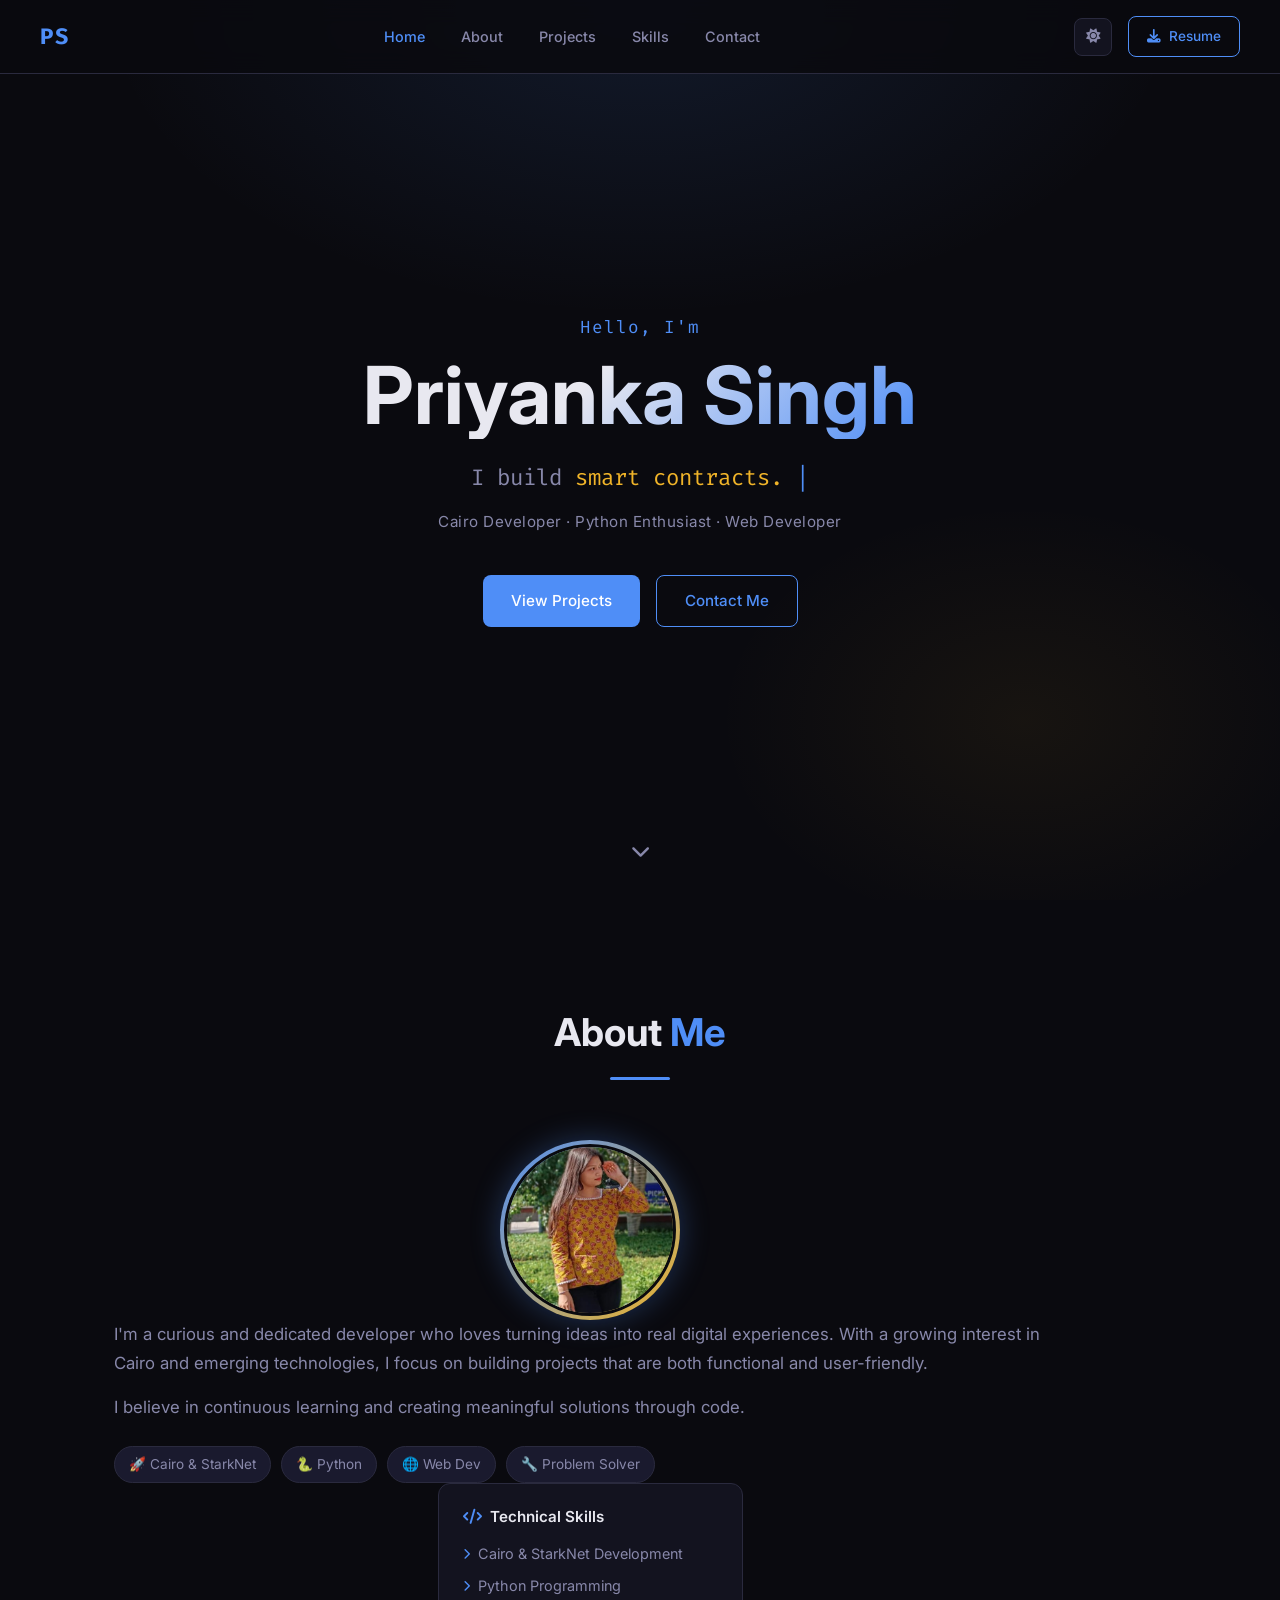
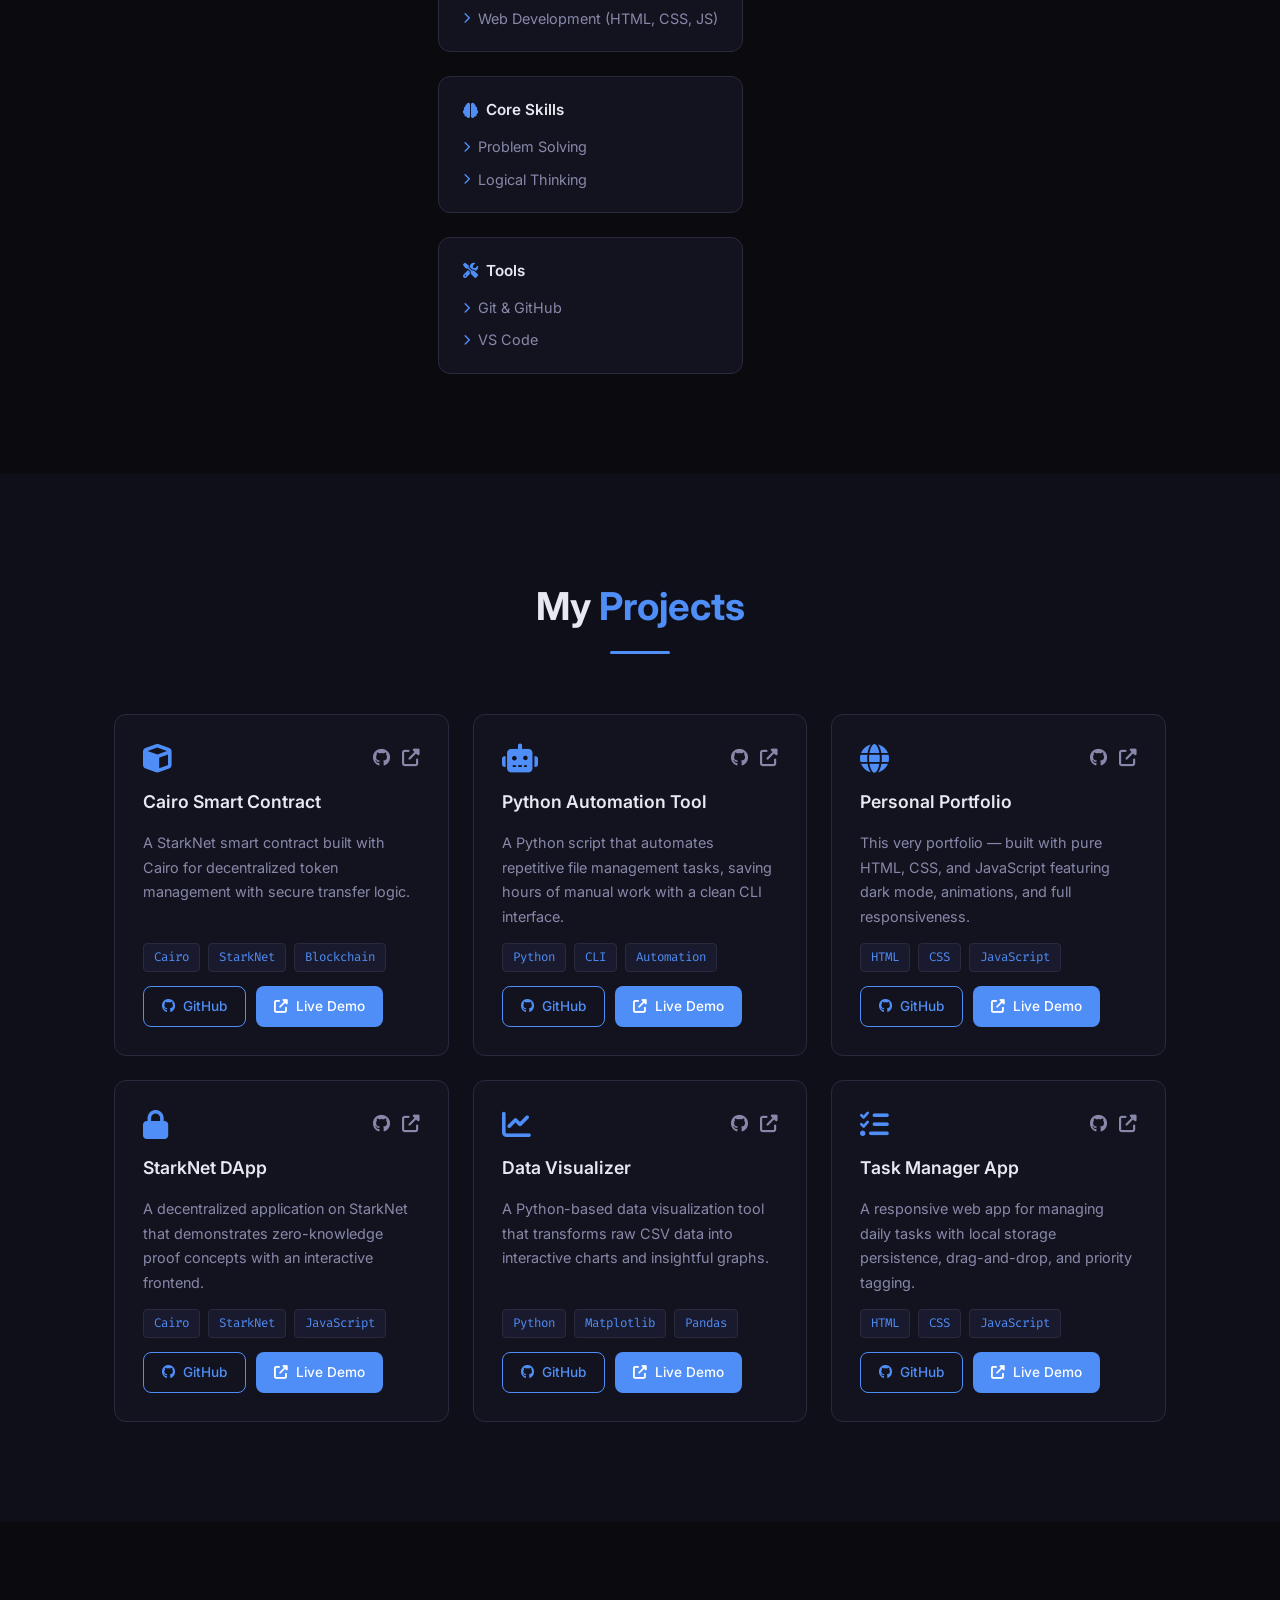
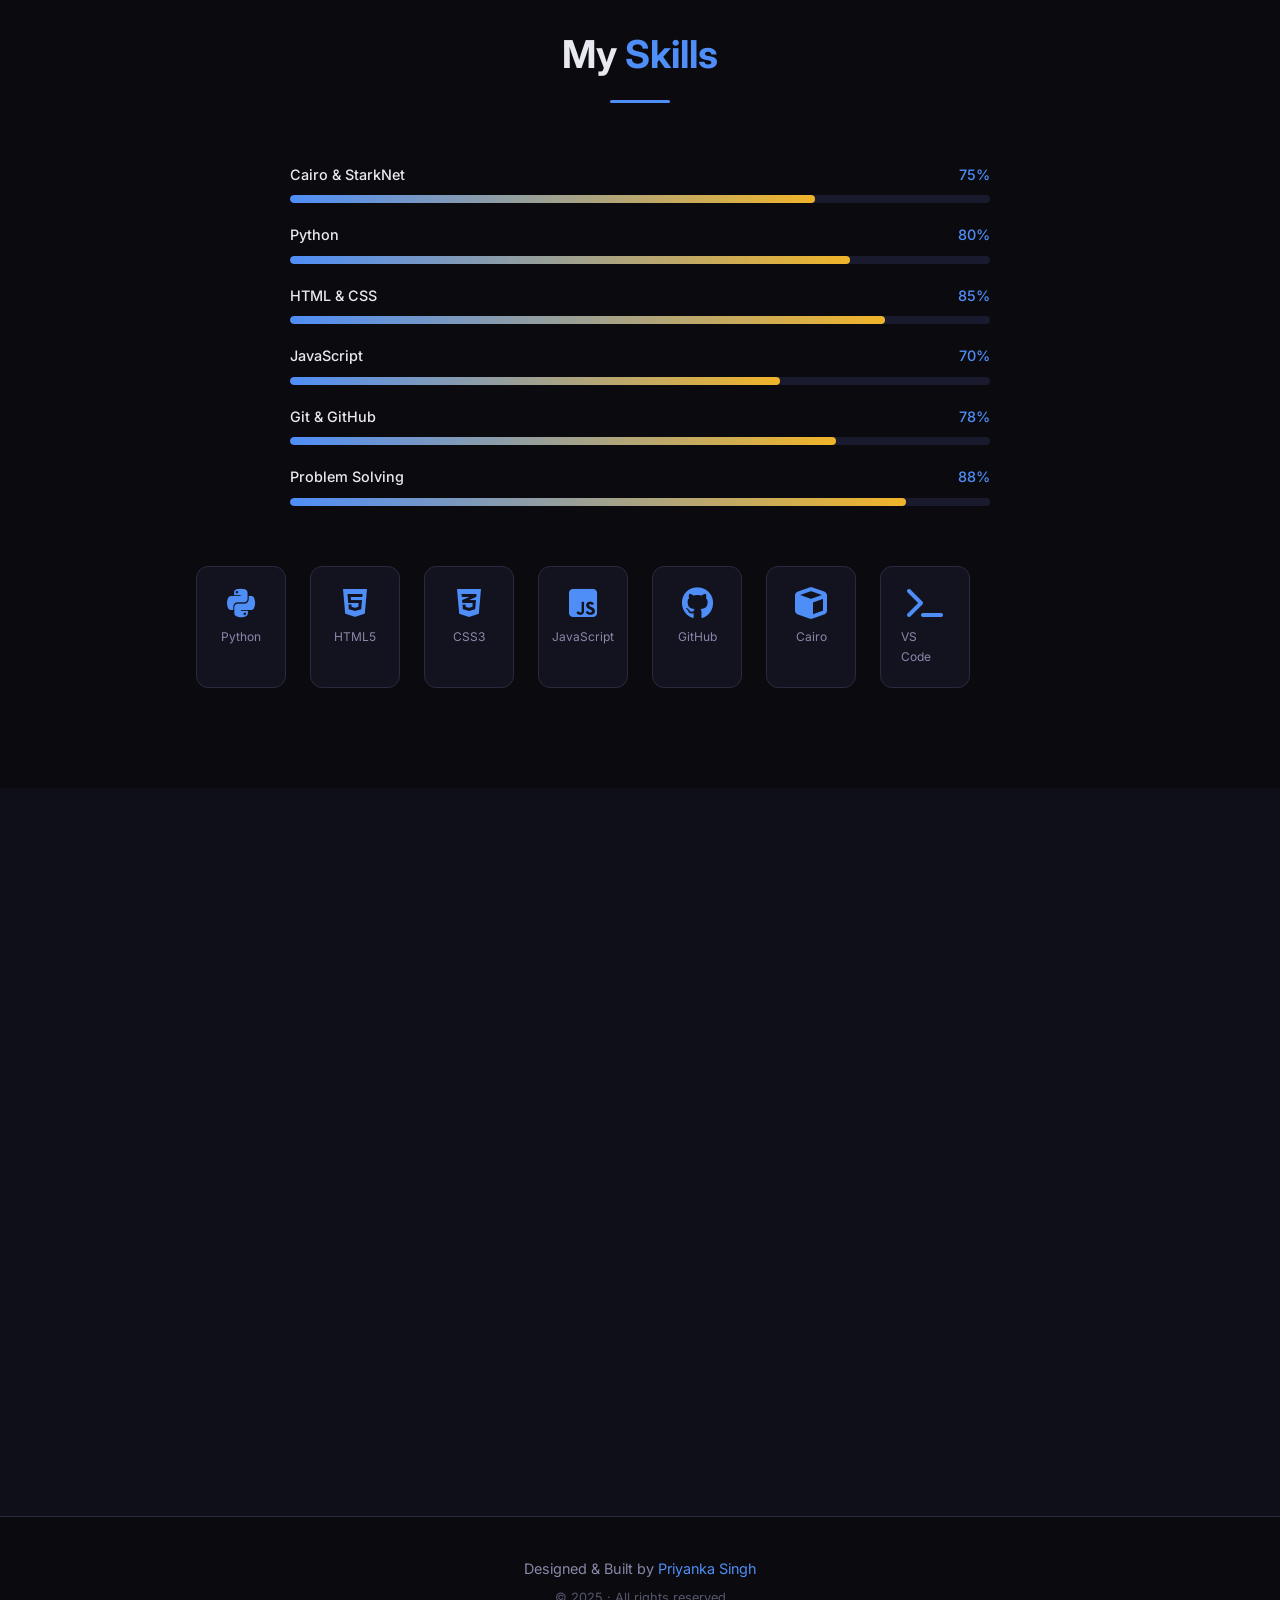
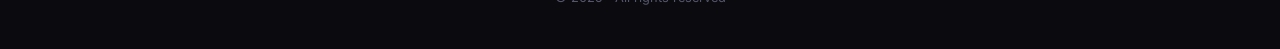
<file: index.html>
<!DOCTYPE html>
<html lang="en" data-theme="dark">
<head>
  <meta charset="UTF-8" />
  <meta name="viewport" content="width=device-width, initial-scale=1.0" />
  <title>Priyanka Singh | Portfolio</title>
  <link rel="stylesheet" href="style.css" />
  <link href="https://fonts.googleapis.com/css2?family=Inter:wght@300;400;500;600;700&family=Fira+Code:wght@400;500&display=swap" rel="stylesheet" />
  <link rel="stylesheet" href="https://cdnjs.cloudflare.com/ajax/libs/font-awesome/6.5.0/css/all.min.css" />
</head>
<body>

  <!-- Navbar -->
  <nav class="navbar" id="navbar">
    <div class="nav-logo">PS</div>
    <ul class="nav-links">
      <li><a href="#hero">Home</a></li>
      <li><a href="#about">About</a></li>
      <li><a href="#projects">Projects</a></li>
      <li><a href="#skills">Skills</a></li>
      <li><a href="#contact">Contact</a></li>
    </ul>
    <div class="nav-actions">
      <button class="theme-toggle" id="themeToggle" aria-label="Toggle theme">
        <i class="fas fa-sun" id="themeIcon"></i>
      </button>
      <a href="resume.docx" download class="btn btn-outline btn-sm">
        <i class="fas fa-download"></i> Resume
      </a>
    </div>
    <button class="hamburger" id="hamburger" aria-label="Menu">
      <span></span><span></span><span></span>
    </button>
  </nav>

  <!-- Hero Section -->
  <section class="hero" id="hero">
    <div class="hero-bg"></div>
    <div class="hero-content">
      <p class="hero-greeting">Hello, I'm</p>
      <h1 class="hero-name">Priyanka Singh</h1>
      <div class="hero-tagline">
        <span>I build </span>
        <span class="typed-text" id="typedText"></span>
        <span class="cursor">|</span>
      </div>
      <p class="hero-sub">Cairo Developer · Python Enthusiast · Web Developer</p>
      <div class="hero-cta">
        <a href="#projects" class="btn btn-primary">View Projects</a>
        <a href="#contact" class="btn btn-outline">Contact Me</a>
      </div>
    </div>
    <div class="hero-scroll">
      <a href="#about"><i class="fas fa-chevron-down"></i></a>
    </div>
  </section>

  <!-- About Section -->
  <section class="section" id="about">
    <div class="container">
      <h2 class="section-title">About <span class="accent">Me</span></h2>
      <div class="about-grid">
        <div class="about-left">
          <div class="profile-pic-wrapper">
            <img src="profile.jpg" alt="Priyanka Singh" class="profile-pic" />
          </div>
          <div class="about-text">
          <p>I'm a curious and dedicated developer who loves turning ideas into real digital experiences. With a growing interest in Cairo and emerging technologies, I focus on building projects that are both functional and user-friendly.</p>
          <p>I believe in continuous learning and creating meaningful solutions through code.</p>
          <div class="about-tags">
            <span class="tag">🚀 Cairo & StarkNet</span>
            <span class="tag">🐍 Python</span>
            <span class="tag">🌐 Web Dev</span>
            <span class="tag">🔧 Problem Solver</span>
          </div>
        </div><!-- end about-left -->
        <div class="skills-grid">
          <div class="skill-category">
            <h4><i class="fas fa-code accent"></i> Technical Skills</h4>
            <ul>
              <li><i class="fas fa-chevron-right accent"></i> Cairo & StarkNet Development</li>
              <li><i class="fas fa-chevron-right accent"></i> Python Programming</li>
              <li><i class="fas fa-chevron-right accent"></i> Web Development (HTML, CSS, JS)</li>
            </ul>
          </div>
          <div class="skill-category">
            <h4><i class="fas fa-brain accent"></i> Core Skills</h4>
            <ul>
              <li><i class="fas fa-chevron-right accent"></i> Problem Solving</li>
              <li><i class="fas fa-chevron-right accent"></i> Logical Thinking</li>
            </ul>
          </div>
          <div class="skill-category">
            <h4><i class="fas fa-tools accent"></i> Tools</h4>
            <ul>
              <li><i class="fas fa-chevron-right accent"></i> Git & GitHub</li>
              <li><i class="fas fa-chevron-right accent"></i> VS Code</li>
            </ul>
          </div>
        </div>
      </div>
    </div>
  </section>

  <!-- Projects Section -->
  <section class="section section-alt" id="projects">
    <div class="container">
      <h2 class="section-title">My <span class="accent">Projects</span></h2>
      <div class="projects-grid">

        <div class="project-card">
          <div class="project-header">
            <i class="fas fa-cube project-icon"></i>
            <div class="project-links">
              <a href="#" target="_blank" aria-label="GitHub"><i class="fab fa-github"></i></a>
              <a href="#" target="_blank" aria-label="Live Demo"><i class="fas fa-external-link-alt"></i></a>
            </div>
          </div>
          <h3>Cairo Smart Contract</h3>
          <p>A StarkNet smart contract built with Cairo for decentralized token management with secure transfer logic.</p>
          <div class="project-tech">
            <span>Cairo</span><span>StarkNet</span><span>Blockchain</span>
          </div>
          <div class="project-btns">
            <a href="#" class="btn btn-sm btn-outline"><i class="fab fa-github"></i> GitHub</a>
            <a href="#" class="btn btn-sm btn-primary"><i class="fas fa-external-link-alt"></i> Live Demo</a>
          </div>
        </div>

        <div class="project-card">
          <div class="project-header">
            <i class="fas fa-robot project-icon"></i>
            <div class="project-links">
              <a href="#" target="_blank" aria-label="GitHub"><i class="fab fa-github"></i></a>
              <a href="#" target="_blank" aria-label="Live Demo"><i class="fas fa-external-link-alt"></i></a>
            </div>
          </div>
          <h3>Python Automation Tool</h3>
          <p>A Python script that automates repetitive file management tasks, saving hours of manual work with a clean CLI interface.</p>
          <div class="project-tech">
            <span>Python</span><span>CLI</span><span>Automation</span>
          </div>
          <div class="project-btns">
            <a href="#" class="btn btn-sm btn-outline"><i class="fab fa-github"></i> GitHub</a>
            <a href="#" class="btn btn-sm btn-primary"><i class="fas fa-external-link-alt"></i> Live Demo</a>
          </div>
        </div>

        <div class="project-card">
          <div class="project-header">
            <i class="fas fa-globe project-icon"></i>
            <div class="project-links">
              <a href="#" target="_blank" aria-label="GitHub"><i class="fab fa-github"></i></a>
              <a href="#" target="_blank" aria-label="Live Demo"><i class="fas fa-external-link-alt"></i></a>
            </div>
          </div>
          <h3>Personal Portfolio</h3>
          <p>This very portfolio — built with pure HTML, CSS, and JavaScript featuring dark mode, animations, and full responsiveness.</p>
          <div class="project-tech">
            <span>HTML</span><span>CSS</span><span>JavaScript</span>
          </div>
          <div class="project-btns">
            <a href="#" class="btn btn-sm btn-outline"><i class="fab fa-github"></i> GitHub</a>
            <a href="#" class="btn btn-sm btn-primary"><i class="fas fa-external-link-alt"></i> Live Demo</a>
          </div>
        </div>

        <div class="project-card">
          <div class="project-header">
            <i class="fas fa-lock project-icon"></i>
            <div class="project-links">
              <a href="#" target="_blank" aria-label="GitHub"><i class="fab fa-github"></i></a>
              <a href="#" target="_blank" aria-label="Live Demo"><i class="fas fa-external-link-alt"></i></a>
            </div>
          </div>
          <h3>StarkNet DApp</h3>
          <p>A decentralized application on StarkNet that demonstrates zero-knowledge proof concepts with an interactive frontend.</p>
          <div class="project-tech">
            <span>Cairo</span><span>StarkNet</span><span>JavaScript</span>
          </div>
          <div class="project-btns">
            <a href="#" class="btn btn-sm btn-outline"><i class="fab fa-github"></i> GitHub</a>
            <a href="#" class="btn btn-sm btn-primary"><i class="fas fa-external-link-alt"></i> Live Demo</a>
          </div>
        </div>

        <div class="project-card">
          <div class="project-header">
            <i class="fas fa-chart-line project-icon"></i>
            <div class="project-links">
              <a href="#" target="_blank" aria-label="GitHub"><i class="fab fa-github"></i></a>
              <a href="#" target="_blank" aria-label="Live Demo"><i class="fas fa-external-link-alt"></i></a>
            </div>
          </div>
          <h3>Data Visualizer</h3>
          <p>A Python-based data visualization tool that transforms raw CSV data into interactive charts and insightful graphs.</p>
          <div class="project-tech">
            <span>Python</span><span>Matplotlib</span><span>Pandas</span>
          </div>
          <div class="project-btns">
            <a href="#" class="btn btn-sm btn-outline"><i class="fab fa-github"></i> GitHub</a>
            <a href="#" class="btn btn-sm btn-primary"><i class="fas fa-external-link-alt"></i> Live Demo</a>
          </div>
        </div>

        <div class="project-card">
          <div class="project-header">
            <i class="fas fa-tasks project-icon"></i>
            <div class="project-links">
              <a href="#" target="_blank" aria-label="GitHub"><i class="fab fa-github"></i></a>
              <a href="#" target="_blank" aria-label="Live Demo"><i class="fas fa-external-link-alt"></i></a>
            </div>
          </div>
          <h3>Task Manager App</h3>
          <p>A responsive web app for managing daily tasks with local storage persistence, drag-and-drop, and priority tagging.</p>
          <div class="project-tech">
            <span>HTML</span><span>CSS</span><span>JavaScript</span>
          </div>
          <div class="project-btns">
            <a href="#" class="btn btn-sm btn-outline"><i class="fab fa-github"></i> GitHub</a>
            <a href="#" class="btn btn-sm btn-primary"><i class="fas fa-external-link-alt"></i> Live Demo</a>
          </div>
        </div>

      </div>
    </div>
  </section>

  <!-- Skills Section -->
  <section class="section" id="skills">
    <div class="container">
      <h2 class="section-title">My <span class="accent">Skills</span></h2>
      <div class="skills-bars">
        <div class="skill-bar-item">
          <div class="skill-bar-label">
            <span>Cairo & StarkNet</span><span>75%</span>
          </div>
          <div class="skill-bar-track">
            <div class="skill-bar-fill" data-width="75"></div>
          </div>
        </div>
        <div class="skill-bar-item">
          <div class="skill-bar-label">
            <span>Python</span><span>80%</span>
          </div>
          <div class="skill-bar-track">
            <div class="skill-bar-fill" data-width="80"></div>
          </div>
        </div>
        <div class="skill-bar-item">
          <div class="skill-bar-label">
            <span>HTML & CSS</span><span>85%</span>
          </div>
          <div class="skill-bar-track">
            <div class="skill-bar-fill" data-width="85"></div>
          </div>
        </div>
        <div class="skill-bar-item">
          <div class="skill-bar-label">
            <span>JavaScript</span><span>70%</span>
          </div>
          <div class="skill-bar-track">
            <div class="skill-bar-fill" data-width="70"></div>
          </div>
        </div>
        <div class="skill-bar-item">
          <div class="skill-bar-label">
            <span>Git & GitHub</span><span>78%</span>
          </div>
          <div class="skill-bar-track">
            <div class="skill-bar-fill" data-width="78"></div>
          </div>
        </div>
        <div class="skill-bar-item">
          <div class="skill-bar-label">
            <span>Problem Solving</span><span>88%</span>
          </div>
          <div class="skill-bar-track">
            <div class="skill-bar-fill" data-width="88"></div>
          </div>
        </div>
      </div>

      <div class="tech-icons">
        <div class="tech-icon-item"><i class="fab fa-python"></i><span>Python</span></div>
        <div class="tech-icon-item"><i class="fab fa-html5"></i><span>HTML5</span></div>
        <div class="tech-icon-item"><i class="fab fa-css3-alt"></i><span>CSS3</span></div>
        <div class="tech-icon-item"><i class="fab fa-js-square"></i><span>JavaScript</span></div>
        <div class="tech-icon-item"><i class="fab fa-github"></i><span>GitHub</span></div>
        <div class="tech-icon-item"><i class="fas fa-cube"></i><span>Cairo</span></div>
        <div class="tech-icon-item"><i class="fas fa-terminal"></i><span>VS Code</span></div>
        <div class="tech-icon-item"><i class="fab fa-git-alt"></i><span>Git</span></div>
      </div>
    </div>
  </section>

  <!-- Contact Section -->
  <section class="section section-alt" id="contact">
    <div class="container">
      <h2 class="section-title">Get In <span class="accent">Touch</span></h2>
      <div class="contact-grid">
        <div class="contact-info">
          <p>I'm always open to new opportunities, collaborations, or just a friendly chat about tech. Feel free to reach out!</p>
          <div class="contact-links">
            <a href="mailto:prayankasingh123@gmail.com" class="contact-link">
              <i class="fas fa-envelope"></i>
              <span>prayankasingh123@gmail.com</span>
            </a>
            <a href="https://linkedin.com" target="_blank" class="contact-link">
              <i class="fab fa-linkedin"></i>
              <span>LinkedIn Profile</span>
            </a>
            <a href="https://github.com" target="_blank" class="contact-link">
              <i class="fab fa-github"></i>
              <span>GitHub Profile</span>
            </a>
            <a href="tel:+918742904703" class="contact-link">
              <i class="fas fa-phone"></i>
              <span>+91 87429 04703</span>
            </a>
          </div>
        </div>
        <form class="contact-form" id="contactForm">
          <div class="form-group">
            <input type="text" id="name" placeholder="Your Name" required />
          </div>
          <div class="form-group">
            <input type="email" id="email" placeholder="Your Email" required />
          </div>
          <div class="form-group">
            <input type="text" id="subject" placeholder="Subject" />
          </div>
          <div class="form-group">
            <textarea id="message" rows="5" placeholder="Your Message" required></textarea>
          </div>
          <button type="submit" class="btn btn-primary btn-full">
            <i class="fas fa-paper-plane"></i> Send Message
          </button>
          <p class="form-success" id="formSuccess">Message sent! I'll get back to you soon.</p>
        </form>
      </div>
    </div>
  </section>

  <!-- Footer -->
  <footer class="footer">
    <p>Designed & Built by <span class="accent">Priyanka Singh</span></p>
    <p class="footer-sub">© 2025 · All rights reserved</p>
  </footer>

  <script src="script.js"></script>
</body>
</html>
</file>
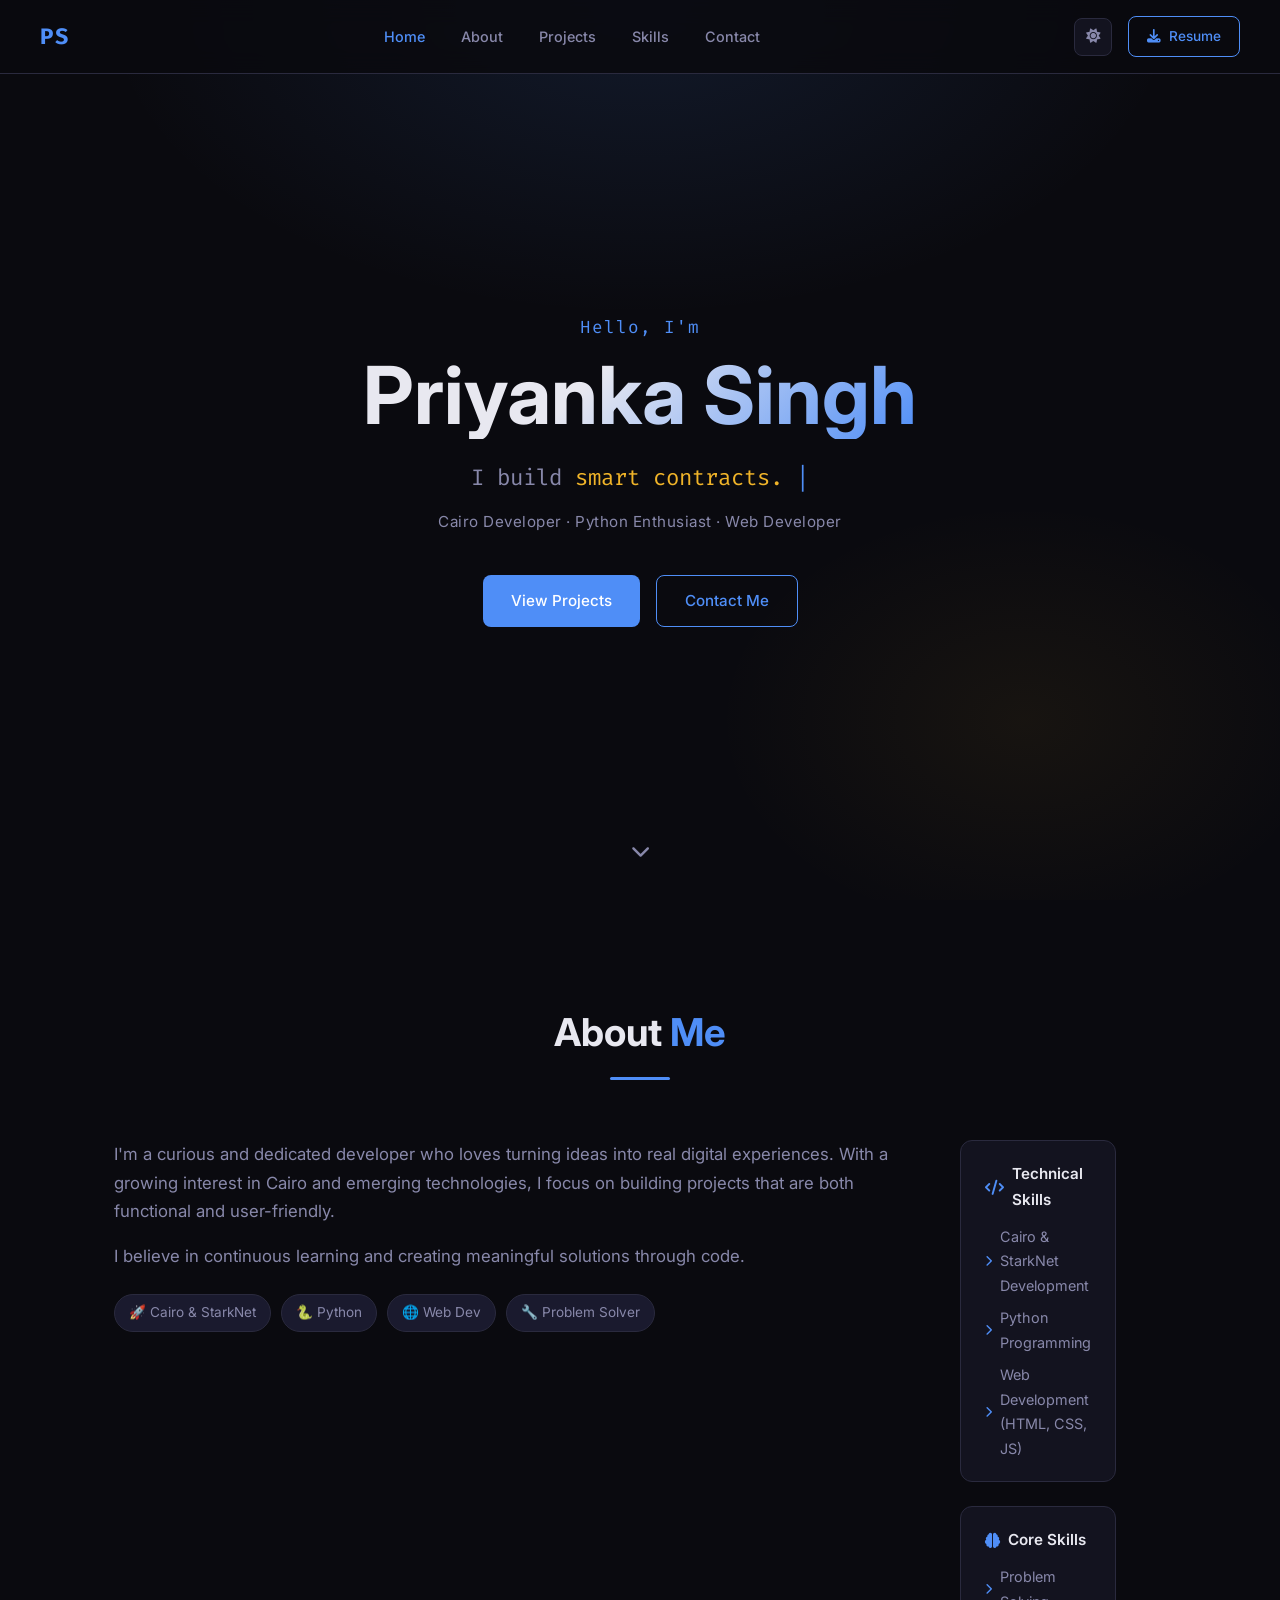
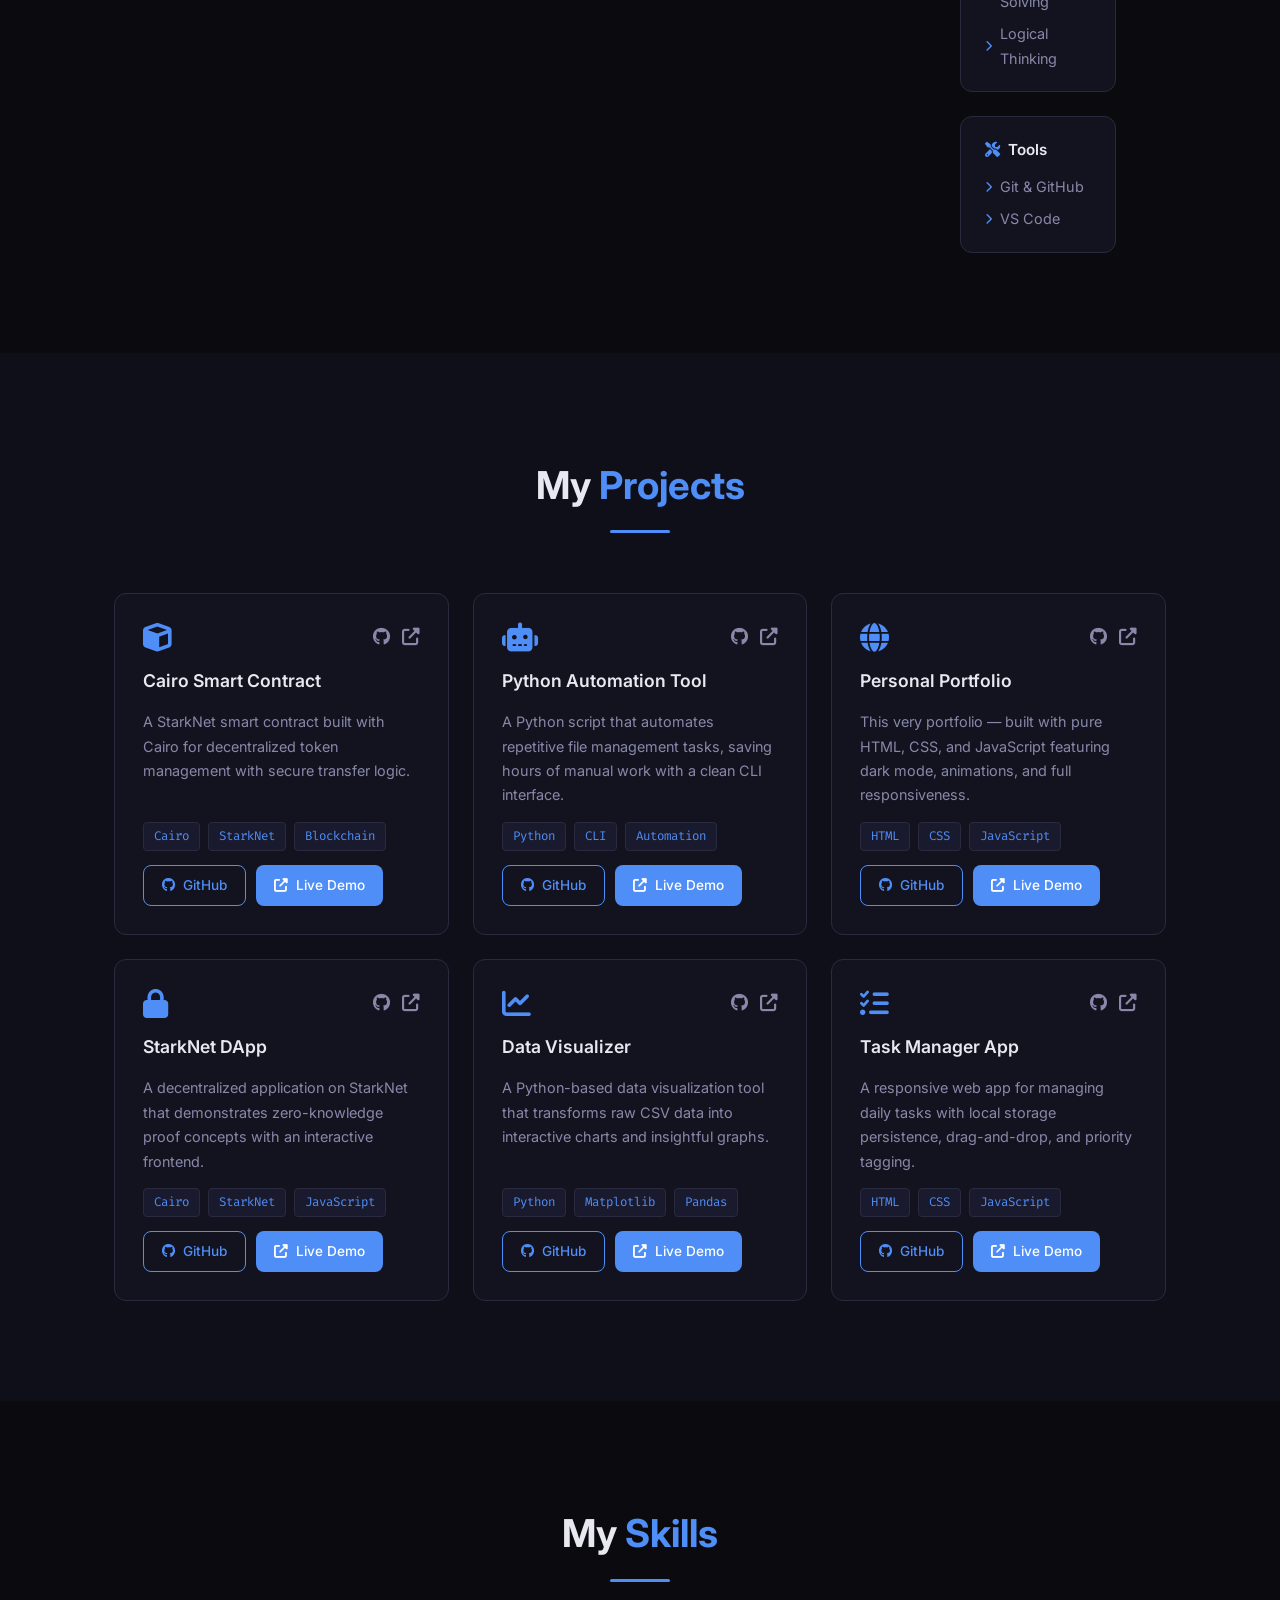
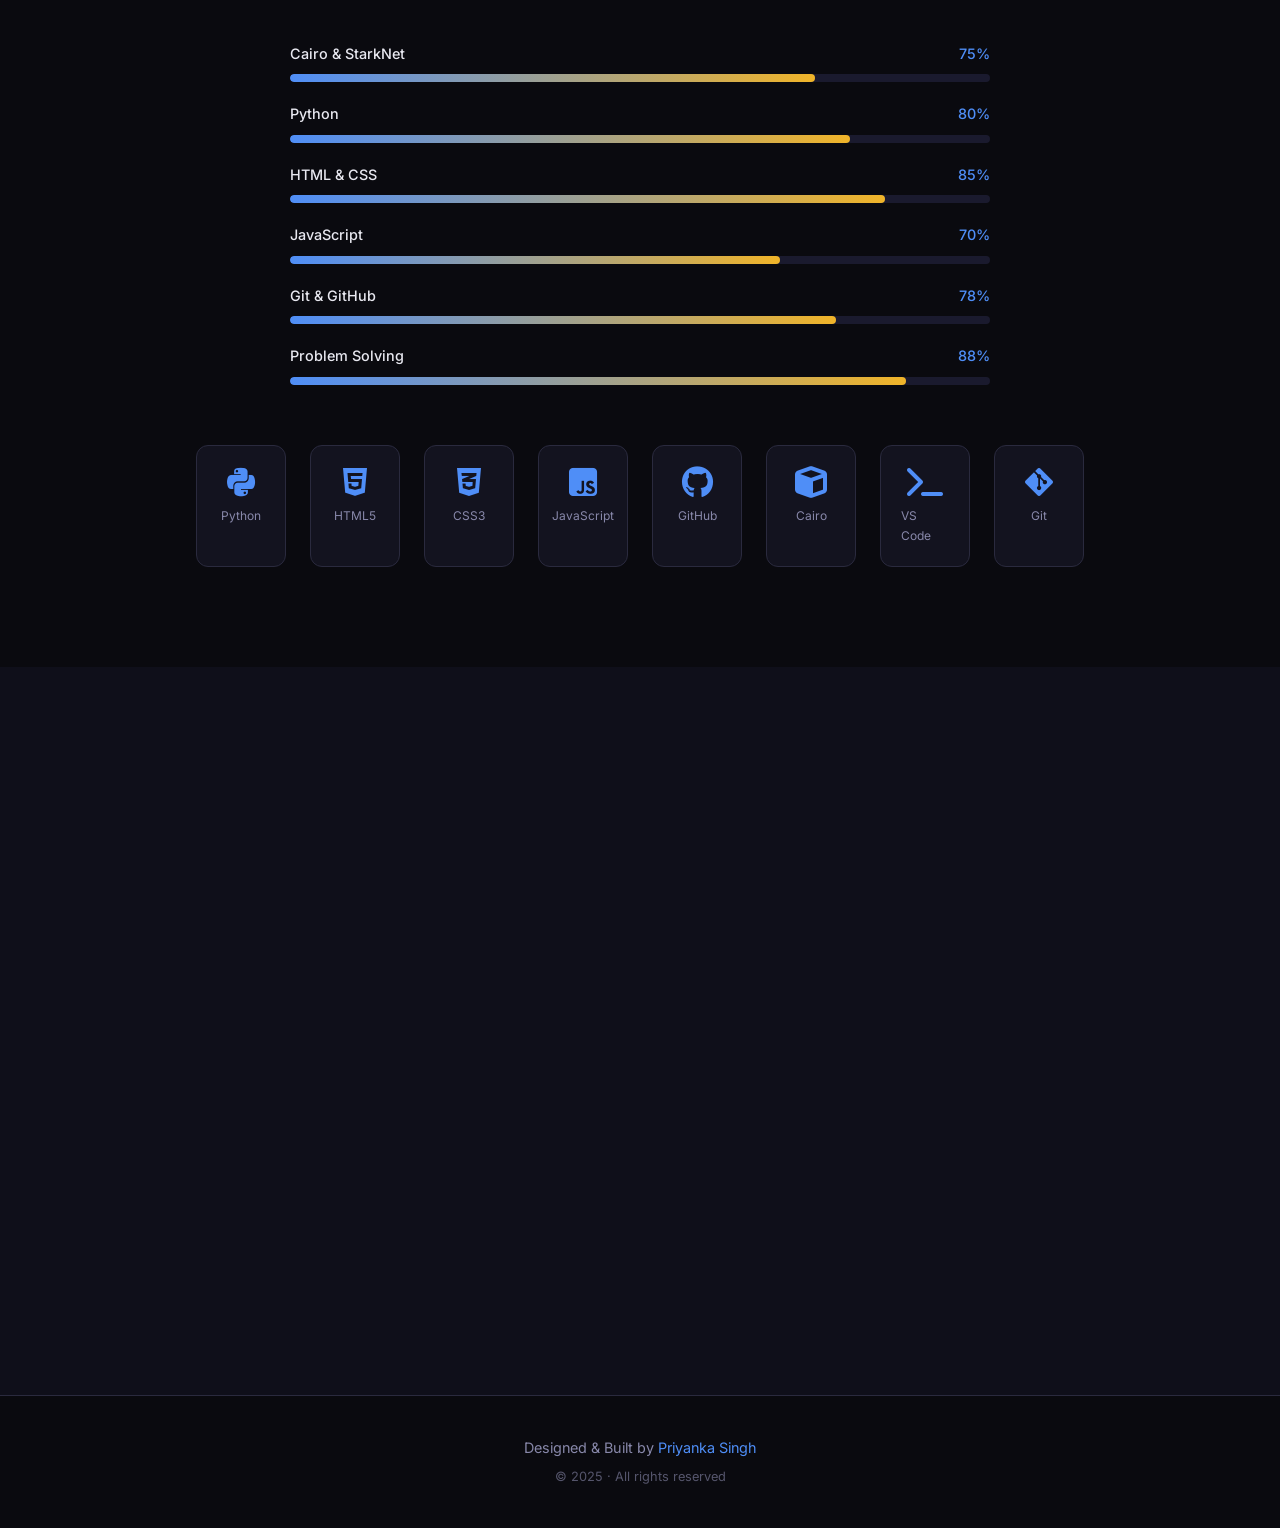
<file: portfolio.html>
<!DOCTYPE html>
<html lang="en" data-theme="dark">
<head>
  <meta charset="UTF-8" />
  <meta name="viewport" content="width=device-width, initial-scale=1.0" />
  <title>Priyanka Singh | Portfolio</title>
  <link rel="stylesheet" href="style.css" />
  <link href="https://fonts.googleapis.com/css2?family=Inter:wght@300;400;500;600;700&family=Fira+Code:wght@400;500&display=swap" rel="stylesheet" />
  <link rel="stylesheet" href="https://cdnjs.cloudflare.com/ajax/libs/font-awesome/6.5.0/css/all.min.css" />
</head>
<body>

  <!-- Navbar -->
  <nav class="navbar" id="navbar">
    <div class="nav-logo">PS</div>
    <ul class="nav-links">
      <li><a href="#hero">Home</a></li>
      <li><a href="#about">About</a></li>
      <li><a href="#projects">Projects</a></li>
      <li><a href="#skills">Skills</a></li>
      <li><a href="#contact">Contact</a></li>
    </ul>
    <div class="nav-actions">
      <button class="theme-toggle" id="themeToggle" aria-label="Toggle theme">
        <i class="fas fa-sun" id="themeIcon"></i>
      </button>
      <a href="resume.pdf" download class="btn btn-outline btn-sm">
        <i class="fas fa-download"></i> Resume
      </a>
    </div>
    <button class="hamburger" id="hamburger" aria-label="Menu">
      <span></span><span></span><span></span>
    </button>
  </nav>

  <!-- Hero Section -->
  <section class="hero" id="hero">
    <div class="hero-bg"></div>
    <div class="hero-content">
      <p class="hero-greeting">Hello, I'm</p>
      <h1 class="hero-name">Priyanka Singh</h1>
      <div class="hero-tagline">
        <span>I build </span>
        <span class="typed-text" id="typedText"></span>
        <span class="cursor">|</span>
      </div>
      <p class="hero-sub">Cairo Developer · Python Enthusiast · Web Developer</p>
      <div class="hero-cta">
        <a href="#projects" class="btn btn-primary">View Projects</a>
        <a href="#contact" class="btn btn-outline">Contact Me</a>
      </div>
    </div>
    <div class="hero-scroll">
      <a href="#about"><i class="fas fa-chevron-down"></i></a>
    </div>
  </section>

  <!-- About Section -->
  <section class="section" id="about">
    <div class="container">
      <h2 class="section-title">About <span class="accent">Me</span></h2>
      <div class="about-grid">
        <div class="about-text">
          <p>I'm a curious and dedicated developer who loves turning ideas into real digital experiences. With a growing interest in Cairo and emerging technologies, I focus on building projects that are both functional and user-friendly.</p>
          <p>I believe in continuous learning and creating meaningful solutions through code.</p>
          <div class="about-tags">
            <span class="tag">🚀 Cairo & StarkNet</span>
            <span class="tag">🐍 Python</span>
            <span class="tag">🌐 Web Dev</span>
            <span class="tag">🔧 Problem Solver</span>
          </div>
        </div>
        <div class="skills-grid">
          <div class="skill-category">
            <h4><i class="fas fa-code accent"></i> Technical Skills</h4>
            <ul>
              <li><i class="fas fa-chevron-right accent"></i> Cairo & StarkNet Development</li>
              <li><i class="fas fa-chevron-right accent"></i> Python Programming</li>
              <li><i class="fas fa-chevron-right accent"></i> Web Development (HTML, CSS, JS)</li>
            </ul>
          </div>
          <div class="skill-category">
            <h4><i class="fas fa-brain accent"></i> Core Skills</h4>
            <ul>
              <li><i class="fas fa-chevron-right accent"></i> Problem Solving</li>
              <li><i class="fas fa-chevron-right accent"></i> Logical Thinking</li>
            </ul>
          </div>
          <div class="skill-category">
            <h4><i class="fas fa-tools accent"></i> Tools</h4>
            <ul>
              <li><i class="fas fa-chevron-right accent"></i> Git & GitHub</li>
              <li><i class="fas fa-chevron-right accent"></i> VS Code</li>
            </ul>
          </div>
        </div>
      </div>
    </div>
  </section>

  <!-- Projects Section -->
  <section class="section section-alt" id="projects">
    <div class="container">
      <h2 class="section-title">My <span class="accent">Projects</span></h2>
      <div class="projects-grid">

        <div class="project-card">
          <div class="project-header">
            <i class="fas fa-cube project-icon"></i>
            <div class="project-links">
              <a href="#" target="_blank" aria-label="GitHub"><i class="fab fa-github"></i></a>
              <a href="#" target="_blank" aria-label="Live Demo"><i class="fas fa-external-link-alt"></i></a>
            </div>
          </div>
          <h3>Cairo Smart Contract</h3>
          <p>A StarkNet smart contract built with Cairo for decentralized token management with secure transfer logic.</p>
          <div class="project-tech">
            <span>Cairo</span><span>StarkNet</span><span>Blockchain</span>
          </div>
          <div class="project-btns">
            <a href="#" class="btn btn-sm btn-outline"><i class="fab fa-github"></i> GitHub</a>
            <a href="#" class="btn btn-sm btn-primary"><i class="fas fa-external-link-alt"></i> Live Demo</a>
          </div>
        </div>

        <div class="project-card">
          <div class="project-header">
            <i class="fas fa-robot project-icon"></i>
            <div class="project-links">
              <a href="#" target="_blank" aria-label="GitHub"><i class="fab fa-github"></i></a>
              <a href="#" target="_blank" aria-label="Live Demo"><i class="fas fa-external-link-alt"></i></a>
            </div>
          </div>
          <h3>Python Automation Tool</h3>
          <p>A Python script that automates repetitive file management tasks, saving hours of manual work with a clean CLI interface.</p>
          <div class="project-tech">
            <span>Python</span><span>CLI</span><span>Automation</span>
          </div>
          <div class="project-btns">
            <a href="#" class="btn btn-sm btn-outline"><i class="fab fa-github"></i> GitHub</a>
            <a href="#" class="btn btn-sm btn-primary"><i class="fas fa-external-link-alt"></i> Live Demo</a>
          </div>
        </div>

        <div class="project-card">
          <div class="project-header">
            <i class="fas fa-globe project-icon"></i>
            <div class="project-links">
              <a href="#" target="_blank" aria-label="GitHub"><i class="fab fa-github"></i></a>
              <a href="#" target="_blank" aria-label="Live Demo"><i class="fas fa-external-link-alt"></i></a>
            </div>
          </div>
          <h3>Personal Portfolio</h3>
          <p>This very portfolio — built with pure HTML, CSS, and JavaScript featuring dark mode, animations, and full responsiveness.</p>
          <div class="project-tech">
            <span>HTML</span><span>CSS</span><span>JavaScript</span>
          </div>
          <div class="project-btns">
            <a href="#" class="btn btn-sm btn-outline"><i class="fab fa-github"></i> GitHub</a>
            <a href="#" class="btn btn-sm btn-primary"><i class="fas fa-external-link-alt"></i> Live Demo</a>
          </div>
        </div>

        <div class="project-card">
          <div class="project-header">
            <i class="fas fa-lock project-icon"></i>
            <div class="project-links">
              <a href="#" target="_blank" aria-label="GitHub"><i class="fab fa-github"></i></a>
              <a href="#" target="_blank" aria-label="Live Demo"><i class="fas fa-external-link-alt"></i></a>
            </div>
          </div>
          <h3>StarkNet DApp</h3>
          <p>A decentralized application on StarkNet that demonstrates zero-knowledge proof concepts with an interactive frontend.</p>
          <div class="project-tech">
            <span>Cairo</span><span>StarkNet</span><span>JavaScript</span>
          </div>
          <div class="project-btns">
            <a href="#" class="btn btn-sm btn-outline"><i class="fab fa-github"></i> GitHub</a>
            <a href="#" class="btn btn-sm btn-primary"><i class="fas fa-external-link-alt"></i> Live Demo</a>
          </div>
        </div>

        <div class="project-card">
          <div class="project-header">
            <i class="fas fa-chart-line project-icon"></i>
            <div class="project-links">
              <a href="#" target="_blank" aria-label="GitHub"><i class="fab fa-github"></i></a>
              <a href="#" target="_blank" aria-label="Live Demo"><i class="fas fa-external-link-alt"></i></a>
            </div>
          </div>
          <h3>Data Visualizer</h3>
          <p>A Python-based data visualization tool that transforms raw CSV data into interactive charts and insightful graphs.</p>
          <div class="project-tech">
            <span>Python</span><span>Matplotlib</span><span>Pandas</span>
          </div>
          <div class="project-btns">
            <a href="#" class="btn btn-sm btn-outline"><i class="fab fa-github"></i> GitHub</a>
            <a href="#" class="btn btn-sm btn-primary"><i class="fas fa-external-link-alt"></i> Live Demo</a>
          </div>
        </div>

        <div class="project-card">
          <div class="project-header">
            <i class="fas fa-tasks project-icon"></i>
            <div class="project-links">
              <a href="#" target="_blank" aria-label="GitHub"><i class="fab fa-github"></i></a>
              <a href="#" target="_blank" aria-label="Live Demo"><i class="fas fa-external-link-alt"></i></a>
            </div>
          </div>
          <h3>Task Manager App</h3>
          <p>A responsive web app for managing daily tasks with local storage persistence, drag-and-drop, and priority tagging.</p>
          <div class="project-tech">
            <span>HTML</span><span>CSS</span><span>JavaScript</span>
          </div>
          <div class="project-btns">
            <a href="#" class="btn btn-sm btn-outline"><i class="fab fa-github"></i> GitHub</a>
            <a href="#" class="btn btn-sm btn-primary"><i class="fas fa-external-link-alt"></i> Live Demo</a>
          </div>
        </div>

      </div>
    </div>
  </section>

  <!-- Skills Section -->
  <section class="section" id="skills">
    <div class="container">
      <h2 class="section-title">My <span class="accent">Skills</span></h2>
      <div class="skills-bars">
        <div class="skill-bar-item">
          <div class="skill-bar-label">
            <span>Cairo & StarkNet</span><span>75%</span>
          </div>
          <div class="skill-bar-track">
            <div class="skill-bar-fill" data-width="75"></div>
          </div>
        </div>
        <div class="skill-bar-item">
          <div class="skill-bar-label">
            <span>Python</span><span>80%</span>
          </div>
          <div class="skill-bar-track">
            <div class="skill-bar-fill" data-width="80"></div>
          </div>
        </div>
        <div class="skill-bar-item">
          <div class="skill-bar-label">
            <span>HTML & CSS</span><span>85%</span>
          </div>
          <div class="skill-bar-track">
            <div class="skill-bar-fill" data-width="85"></div>
          </div>
        </div>
        <div class="skill-bar-item">
          <div class="skill-bar-label">
            <span>JavaScript</span><span>70%</span>
          </div>
          <div class="skill-bar-track">
            <div class="skill-bar-fill" data-width="70"></div>
          </div>
        </div>
        <div class="skill-bar-item">
          <div class="skill-bar-label">
            <span>Git & GitHub</span><span>78%</span>
          </div>
          <div class="skill-bar-track">
            <div class="skill-bar-fill" data-width="78"></div>
          </div>
        </div>
        <div class="skill-bar-item">
          <div class="skill-bar-label">
            <span>Problem Solving</span><span>88%</span>
          </div>
          <div class="skill-bar-track">
            <div class="skill-bar-fill" data-width="88"></div>
          </div>
        </div>
      </div>

      <div class="tech-icons">
        <div class="tech-icon-item"><i class="fab fa-python"></i><span>Python</span></div>
        <div class="tech-icon-item"><i class="fab fa-html5"></i><span>HTML5</span></div>
        <div class="tech-icon-item"><i class="fab fa-css3-alt"></i><span>CSS3</span></div>
        <div class="tech-icon-item"><i class="fab fa-js-square"></i><span>JavaScript</span></div>
        <div class="tech-icon-item"><i class="fab fa-github"></i><span>GitHub</span></div>
        <div class="tech-icon-item"><i class="fas fa-cube"></i><span>Cairo</span></div>
        <div class="tech-icon-item"><i class="fas fa-terminal"></i><span>VS Code</span></div>
        <div class="tech-icon-item"><i class="fab fa-git-alt"></i><span>Git</span></div>
      </div>
    </div>
  </section>

  <!-- Contact Section -->
  <section class="section section-alt" id="contact">
    <div class="container">
      <h2 class="section-title">Get In <span class="accent">Touch</span></h2>
      <div class="contact-grid">
        <div class="contact-info">
          <p>I'm always open to new opportunities, collaborations, or just a friendly chat about tech. Feel free to reach out!</p>
          <div class="contact-links">
            <a href="mailto:prayankasingh123@gmail.com" class="contact-link">
              <i class="fas fa-envelope"></i>
              <span>prayankasingh123@gmail.com</span>
            </a>
            <a href="https://linkedin.com" target="_blank" class="contact-link">
              <i class="fab fa-linkedin"></i>
              <span>LinkedIn Profile</span>
            </a>
            <a href="https://github.com" target="_blank" class="contact-link">
              <i class="fab fa-github"></i>
              <span>GitHub Profile</span>
            </a>
            <a href="tel:+918742904703" class="contact-link">
              <i class="fas fa-phone"></i>
              <span>+91 87429 04703</span>
            </a>
          </div>
        </div>
        <form class="contact-form" id="contactForm">
          <div class="form-group">
            <input type="text" id="name" placeholder="Your Name" required />
          </div>
          <div class="form-group">
            <input type="email" id="email" placeholder="Your Email" required />
          </div>
          <div class="form-group">
            <input type="text" id="subject" placeholder="Subject" />
          </div>
          <div class="form-group">
            <textarea id="message" rows="5" placeholder="Your Message" required></textarea>
          </div>
          <button type="submit" class="btn btn-primary btn-full">
            <i class="fas fa-paper-plane"></i> Send Message
          </button>
          <p class="form-success" id="formSuccess">Message sent! I'll get back to you soon.</p>
        </form>
      </div>
    </div>
  </section>

  <!-- Footer -->
  <footer class="footer">
    <p>Designed & Built by <span class="accent">Priyanka Singh</span></p>
    <p class="footer-sub">© 2025 · All rights reserved</p>
  </footer>

  <script src="script.js"></script>
</body>
</html>
</file>
<file: style.css>
/* ===== CSS Variables ===== */
:root {
  --bg: #0a0a0f;
  --bg-alt: #0f0f1a;
  --surface: #13131f;
  --surface-2: #1a1a2e;
  --border: #2a2a3e;
  --text: #e8e8f0;
  --text-muted: #8888aa;
  --accent: #4f8ef7;
  --accent-gold: #f0b429;
  --accent-glow: rgba(79, 142, 247, 0.15);
  --radius: 12px;
  --transition: 0.3s ease;
}

[data-theme="light"] {
  --bg: #f5f5fa;
  --bg-alt: #eeeef5;
  --surface: #ffffff;
  --surface-2: #f0f0f8;
  --border: #d0d0e0;
  --text: #1a1a2e;
  --text-muted: #666688;
  --accent-glow: rgba(79, 142, 247, 0.1);
}

/* ===== Reset & Base ===== */
*, *::before, *::after { box-sizing: border-box; margin: 0; padding: 0; }

html { scroll-behavior: smooth; }

body {
  font-family: 'Inter', sans-serif;
  background: var(--bg);
  color: var(--text);
  line-height: 1.7;
  transition: background var(--transition), color var(--transition);
}

a { text-decoration: none; color: inherit; }
ul { list-style: none; }
img { max-width: 100%; }

/* ===== Scrollbar ===== */
::-webkit-scrollbar { width: 6px; }
::-webkit-scrollbar-track { background: var(--bg); }
::-webkit-scrollbar-thumb { background: var(--accent); border-radius: 3px; }

/* ===== Utility ===== */
.container { max-width: 1100px; margin: 0 auto; padding: 0 24px; }
.accent { color: var(--accent); }
.section { padding: 100px 0; }
.section-alt { background: var(--bg-alt); }

.section-title {
  font-size: clamp(1.8rem, 4vw, 2.4rem);
  font-weight: 700;
  text-align: center;
  margin-bottom: 60px;
  position: relative;
}

.section-title::after {
  content: '';
  display: block;
  width: 60px;
  height: 3px;
  background: var(--accent);
  margin: 12px auto 0;
  border-radius: 2px;
}

/* ===== Buttons ===== */
.btn {
  display: inline-flex;
  align-items: center;
  gap: 8px;
  padding: 12px 28px;
  border-radius: 8px;
  font-size: 0.95rem;
  font-weight: 500;
  cursor: pointer;
  border: none;
  transition: all var(--transition);
  font-family: inherit;
}

.btn-primary {
  background: var(--accent);
  color: #fff;
}
.btn-primary:hover {
  background: #3a7de8;
  transform: translateY(-2px);
  box-shadow: 0 8px 24px rgba(79, 142, 247, 0.35);
}

.btn-outline {
  background: transparent;
  color: var(--accent);
  border: 1.5px solid var(--accent);
}
.btn-outline:hover {
  background: var(--accent-glow);
  transform: translateY(-2px);
}

.btn-sm { padding: 8px 18px; font-size: 0.85rem; }
.btn-full { width: 100%; justify-content: center; }

/* ===== Navbar ===== */
.navbar {
  position: fixed;
  top: 0; left: 0; right: 0;
  z-index: 1000;
  display: flex;
  align-items: center;
  justify-content: space-between;
  padding: 16px 40px;
  background: rgba(10, 10, 15, 0.85);
  backdrop-filter: blur(12px);
  border-bottom: 1px solid var(--border);
  transition: all var(--transition);
}

[data-theme="light"] .navbar {
  background: rgba(245, 245, 250, 0.85);
}

.navbar.scrolled {
  padding: 12px 40px;
  box-shadow: 0 4px 20px rgba(0,0,0,0.3);
}

.nav-logo {
  font-size: 1.4rem;
  font-weight: 700;
  color: var(--accent);
  font-family: 'Fira Code', monospace;
  letter-spacing: 2px;
}

.nav-links {
  display: flex;
  gap: 36px;
}

.nav-links a {
  font-size: 0.9rem;
  font-weight: 500;
  color: var(--text-muted);
  transition: color var(--transition);
  position: relative;
}

.nav-links a::after {
  content: '';
  position: absolute;
  bottom: -4px; left: 0;
  width: 0; height: 2px;
  background: var(--accent);
  transition: width var(--transition);
}

.nav-links a:hover { color: var(--text); }
.nav-links a:hover::after { width: 100%; }

.nav-actions {
  display: flex;
  align-items: center;
  gap: 16px;
}

.theme-toggle {
  background: var(--surface);
  border: 1px solid var(--border);
  color: var(--text-muted);
  width: 38px; height: 38px;
  border-radius: 8px;
  cursor: pointer;
  display: flex;
  align-items: center;
  justify-content: center;
  transition: all var(--transition);
  font-size: 0.9rem;
}

.theme-toggle:hover {
  color: var(--accent);
  border-color: var(--accent);
}

.hamburger {
  display: none;
  flex-direction: column;
  gap: 5px;
  background: none;
  border: none;
  cursor: pointer;
  padding: 4px;
}

.hamburger span {
  display: block;
  width: 24px; height: 2px;
  background: var(--text);
  border-radius: 2px;
  transition: all var(--transition);
}

/* ===== Hero ===== */
.hero {
  min-height: 100vh;
  display: flex;
  align-items: center;
  justify-content: center;
  position: relative;
  overflow: hidden;
  padding: 100px 24px 60px;
}

.hero-bg {
  position: absolute;
  inset: 0;
  background:
    radial-gradient(ellipse 60% 50% at 50% 0%, rgba(79, 142, 247, 0.12) 0%, transparent 70%),
    radial-gradient(ellipse 40% 40% at 80% 80%, rgba(240, 180, 41, 0.06) 0%, transparent 60%);
  pointer-events: none;
}

.hero-content {
  text-align: center;
  max-width: 700px;
  position: relative;
  z-index: 1;
  animation: fadeUp 0.8s ease both;
}

.hero-greeting {
  font-size: 1.1rem;
  color: var(--accent);
  font-family: 'Fira Code', monospace;
  margin-bottom: 8px;
  letter-spacing: 1px;
}

.hero-name {
  font-size: clamp(2.8rem, 7vw, 5rem);
  font-weight: 700;
  line-height: 1.1;
  margin-bottom: 20px;
  background: linear-gradient(135deg, var(--text) 40%, var(--accent));
  -webkit-background-clip: text;
  -webkit-text-fill-color: transparent;
  background-clip: text;
}

.hero-tagline {
  font-size: clamp(1.1rem, 2.5vw, 1.4rem);
  color: var(--text-muted);
  margin-bottom: 12px;
  font-family: 'Fira Code', monospace;
  min-height: 2rem;
}

.typed-text { color: var(--accent-gold); }

.cursor {
  color: var(--accent);
  animation: blink 1s infinite;
}

.hero-sub {
  font-size: 0.95rem;
  color: var(--text-muted);
  margin-bottom: 40px;
  letter-spacing: 0.5px;
}

.hero-cta {
  display: flex;
  gap: 16px;
  justify-content: center;
  flex-wrap: wrap;
}

.hero-scroll {
  position: absolute;
  bottom: 32px;
  left: 50%;
  transform: translateX(-50%);
  animation: bounce 2s infinite;
}

.hero-scroll a {
  color: var(--text-muted);
  font-size: 1.2rem;
  transition: color var(--transition);
}

.hero-scroll a:hover { color: var(--accent); }

/* ===== About ===== */
.about-grid {
  display: grid;
  grid-template-columns: auto 1fr 1fr;
  gap: 50px;
  align-items: start;
}

.about-left {
  display: flex;
  flex-direction: column;
  align-items: center;
  gap: 0;
}

.profile-pic-wrapper {
  width: 180px;
  height: 180px;
  border-radius: 50%;
  padding: 4px;
  background: linear-gradient(135deg, var(--accent), var(--accent-gold));
  box-shadow: 0 0 30px rgba(79, 142, 247, 0.3);
  flex-shrink: 0;
  transition: box-shadow var(--transition), transform var(--transition);
}

.profile-pic-wrapper:hover {
  transform: scale(1.04);
  box-shadow: 0 0 50px rgba(79, 142, 247, 0.5);
}

.profile-pic {
  width: 100%;
  height: 100%;
  border-radius: 50%;
  object-fit: cover;
  object-position: top center;
  display: block;
  border: 3px solid var(--bg);
}

.about-text p {
  color: var(--text-muted);
  margin-bottom: 16px;
  font-size: 1.05rem;
}

.about-tags {
  display: flex;
  flex-wrap: wrap;
  gap: 10px;
  margin-top: 24px;
}

.tag {
  background: var(--surface-2);
  border: 1px solid var(--border);
  padding: 6px 14px;
  border-radius: 20px;
  font-size: 0.85rem;
  color: var(--text-muted);
  transition: all var(--transition);
}

.tag:hover {
  border-color: var(--accent);
  color: var(--accent);
}

.skills-grid {
  display: flex;
  flex-direction: column;
  gap: 24px;
}

.skill-category {
  background: var(--surface);
  border: 1px solid var(--border);
  border-radius: var(--radius);
  padding: 20px 24px;
  transition: border-color var(--transition);
}

.skill-category:hover { border-color: var(--accent); }

.skill-category h4 {
  font-size: 0.95rem;
  font-weight: 600;
  margin-bottom: 12px;
  display: flex;
  align-items: center;
  gap: 8px;
}

.skill-category ul {
  display: flex;
  flex-direction: column;
  gap: 8px;
}

.skill-category li {
  font-size: 0.9rem;
  color: var(--text-muted);
  display: flex;
  align-items: center;
  gap: 8px;
}

.skill-category li .accent { font-size: 0.7rem; }

/* ===== Projects ===== */
.projects-grid {
  display: grid;
  grid-template-columns: repeat(auto-fill, minmax(320px, 1fr));
  gap: 24px;
}

.project-card {
  background: var(--surface);
  border: 1px solid var(--border);
  border-radius: var(--radius);
  padding: 28px;
  display: flex;
  flex-direction: column;
  gap: 14px;
  transition: all var(--transition);
  position: relative;
  overflow: hidden;
}

.project-card::before {
  content: '';
  position: absolute;
  top: 0; left: 0; right: 0;
  height: 2px;
  background: linear-gradient(90deg, var(--accent), var(--accent-gold));
  transform: scaleX(0);
  transition: transform var(--transition);
}

.project-card:hover {
  border-color: var(--accent);
  transform: translateY(-6px);
  box-shadow: 0 16px 40px rgba(79, 142, 247, 0.12);
}

.project-card:hover::before { transform: scaleX(1); }

.project-header {
  display: flex;
  justify-content: space-between;
  align-items: center;
}

.project-icon {
  font-size: 1.8rem;
  color: var(--accent);
}

.project-links {
  display: flex;
  gap: 12px;
}

.project-links a {
  color: var(--text-muted);
  font-size: 1.1rem;
  transition: color var(--transition);
}

.project-links a:hover { color: var(--accent); }

.project-card h3 {
  font-size: 1.1rem;
  font-weight: 600;
}

.project-card p {
  font-size: 0.9rem;
  color: var(--text-muted);
  flex: 1;
}

.project-tech {
  display: flex;
  flex-wrap: wrap;
  gap: 8px;
}

.project-tech span {
  background: var(--surface-2);
  border: 1px solid var(--border);
  padding: 3px 10px;
  border-radius: 4px;
  font-size: 0.78rem;
  color: var(--accent);
  font-family: 'Fira Code', monospace;
}

.project-btns {
  display: flex;
  gap: 10px;
  flex-wrap: wrap;
}

/* ===== Skills Bars ===== */
.skills-bars {
  max-width: 700px;
  margin: 0 auto 60px;
  display: flex;
  flex-direction: column;
  gap: 20px;
}

.skill-bar-item { display: flex; flex-direction: column; gap: 8px; }

.skill-bar-label {
  display: flex;
  justify-content: space-between;
  font-size: 0.9rem;
  font-weight: 500;
}

.skill-bar-label span:last-child { color: var(--accent); }

.skill-bar-track {
  height: 8px;
  background: var(--surface-2);
  border-radius: 4px;
  overflow: hidden;
}

.skill-bar-fill {
  height: 100%;
  width: 0;
  background: linear-gradient(90deg, var(--accent), var(--accent-gold));
  border-radius: 4px;
  transition: width 1.2s cubic-bezier(0.4, 0, 0.2, 1);
}

.tech-icons {
  display: flex;
  flex-wrap: wrap;
  justify-content: center;
  gap: 24px;
  margin-top: 20px;
}

.tech-icon-item {
  display: flex;
  flex-direction: column;
  align-items: center;
  gap: 8px;
  padding: 20px;
  background: var(--surface);
  border: 1px solid var(--border);
  border-radius: var(--radius);
  width: 90px;
  transition: all var(--transition);
  cursor: default;
}

.tech-icon-item i {
  font-size: 2rem;
  color: var(--accent);
  transition: transform var(--transition);
}

.tech-icon-item span {
  font-size: 0.75rem;
  color: var(--text-muted);
}

.tech-icon-item:hover {
  border-color: var(--accent);
  transform: translateY(-4px);
  box-shadow: 0 8px 24px var(--accent-glow);
}

.tech-icon-item:hover i { transform: scale(1.15); }

/* ===== Contact ===== */
.contact-grid {
  display: grid;
  grid-template-columns: 1fr 1.4fr;
  gap: 60px;
  align-items: start;
}

.contact-info p {
  color: var(--text-muted);
  margin-bottom: 32px;
  font-size: 1.05rem;
}

.contact-links {
  display: flex;
  flex-direction: column;
  gap: 16px;
}

.contact-link {
  display: flex;
  align-items: center;
  gap: 14px;
  color: var(--text-muted);
  font-size: 0.95rem;
  transition: color var(--transition);
  padding: 12px 16px;
  border-radius: 8px;
  border: 1px solid transparent;
  transition: all var(--transition);
}

.contact-link i {
  width: 20px;
  color: var(--accent);
  font-size: 1.1rem;
}

.contact-link:hover {
  color: var(--text);
  border-color: var(--border);
  background: var(--surface);
}

.contact-form {
  display: flex;
  flex-direction: column;
  gap: 16px;
}

.form-group input,
.form-group textarea {
  width: 100%;
  padding: 14px 18px;
  background: var(--surface);
  border: 1px solid var(--border);
  border-radius: 8px;
  color: var(--text);
  font-family: inherit;
  font-size: 0.95rem;
  transition: border-color var(--transition);
  resize: vertical;
}

.form-group input:focus,
.form-group textarea:focus {
  outline: none;
  border-color: var(--accent);
  box-shadow: 0 0 0 3px var(--accent-glow);
}

.form-group input::placeholder,
.form-group textarea::placeholder {
  color: var(--text-muted);
}

.form-success {
  display: none;
  text-align: center;
  color: #4ade80;
  font-size: 0.9rem;
  padding: 10px;
  background: rgba(74, 222, 128, 0.1);
  border-radius: 8px;
  border: 1px solid rgba(74, 222, 128, 0.2);
}

.form-success.show { display: block; }

/* ===== Footer ===== */
.footer {
  text-align: center;
  padding: 40px 24px;
  border-top: 1px solid var(--border);
  color: var(--text-muted);
  font-size: 0.9rem;
}

.footer-sub {
  margin-top: 6px;
  font-size: 0.8rem;
  opacity: 0.6;
}

/* ===== Animations ===== */
@keyframes fadeUp {
  from { opacity: 0; transform: translateY(30px); }
  to   { opacity: 1; transform: translateY(0); }
}

@keyframes blink {
  0%, 100% { opacity: 1; }
  50%       { opacity: 0; }
}

@keyframes bounce {
  0%, 100% { transform: translateX(-50%) translateY(0); }
  50%       { transform: translateX(-50%) translateY(8px); }
}

.reveal {
  opacity: 0;
  transform: translateY(30px);
  transition: opacity 0.7s ease, transform 0.7s ease;
}

.reveal.visible {
  opacity: 1;
  transform: translateY(0);
}

/* ===== Responsive ===== */
@media (max-width: 900px) {
  .about-grid { grid-template-columns: 1fr; gap: 36px; }
  .about-left { flex-direction: row; gap: 24px; align-items: flex-start; }
  .contact-grid { grid-template-columns: 1fr; gap: 40px; }
}

@media (max-width: 600px) {
  .about-left { flex-direction: column; align-items: center; }
  .profile-pic-wrapper { width: 150px; height: 150px; }
}

@media (max-width: 768px) {
  .navbar { padding: 14px 20px; }

  .nav-links {
    display: none;
    position: absolute;
    top: 100%; left: 0; right: 0;
    background: var(--bg);
    flex-direction: column;
    padding: 20px;
    gap: 16px;
    border-bottom: 1px solid var(--border);
  }

  .nav-links.open { display: flex; }

  .nav-actions .btn { display: none; }

  .hamburger { display: flex; }

  .projects-grid { grid-template-columns: 1fr; }

  .tech-icons { gap: 16px; }
  .tech-icon-item { width: 80px; padding: 16px; }
}

@media (max-width: 480px) {
  .hero-cta { flex-direction: column; align-items: center; }
  .section { padding: 70px 0; }
}
</file>
